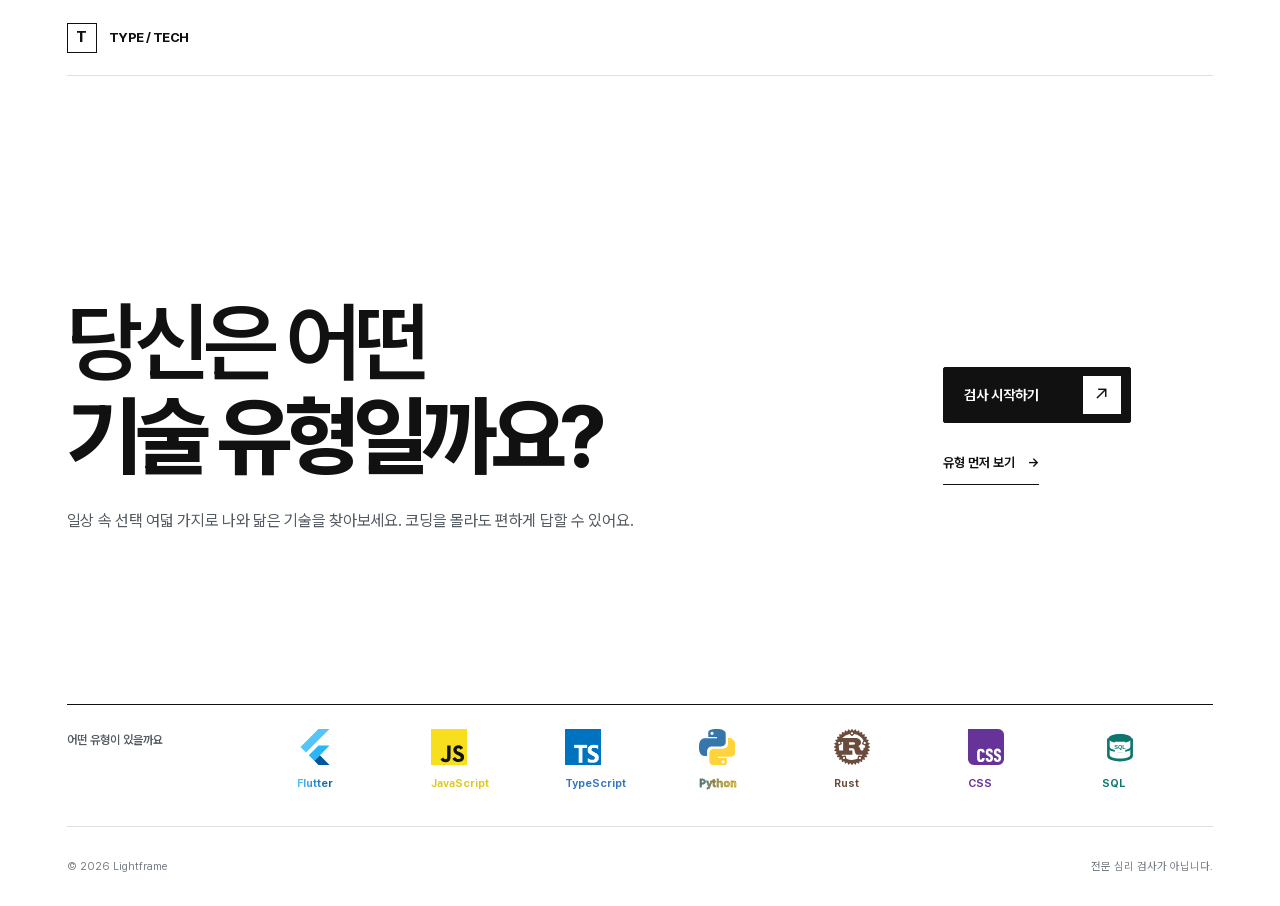
<file: index.html>
<!doctype html>
<html lang="ko">
<head>
  <meta charset="utf-8">
  <meta name="viewport" content="width=device-width, initial-scale=1">
  <meta name="theme-color" content="#ffffff">
  <meta name="description" content="일상 속 선택으로 알아보는 나의 개발 기술 유형. 코딩을 몰라도 즐길 수 있는 8문항 성향 검사.">
  <title>당신은 어떤 기술 유형일까요? | TYPE / TECH</title>
  <link rel="icon" href="assets/favicon.svg" type="image/svg+xml">
  <link rel="stylesheet" href="style.css">
  <script src="script.js" defer></script>
</head>
<body>
  <a class="skip-link" href="#app">본문으로 건너뛰기</a>
  <div class="site-shell">
    <header class="topbar">
      <a class="brand" href="./" aria-label="TYPE / TECH 처음으로"><span class="brand-icon" aria-hidden="true">T</span><span class="brand-name">TYPE / TECH</span></a>
    </header>

    <main id="app" class="app" aria-live="polite"></main>

    <footer class="footer">
      <span>© 2026 Lightframe</span>
      <span>전문 심리 검사가 아닙니다.</span>
    </footer>
  </div>
</body>
</html>
</file>
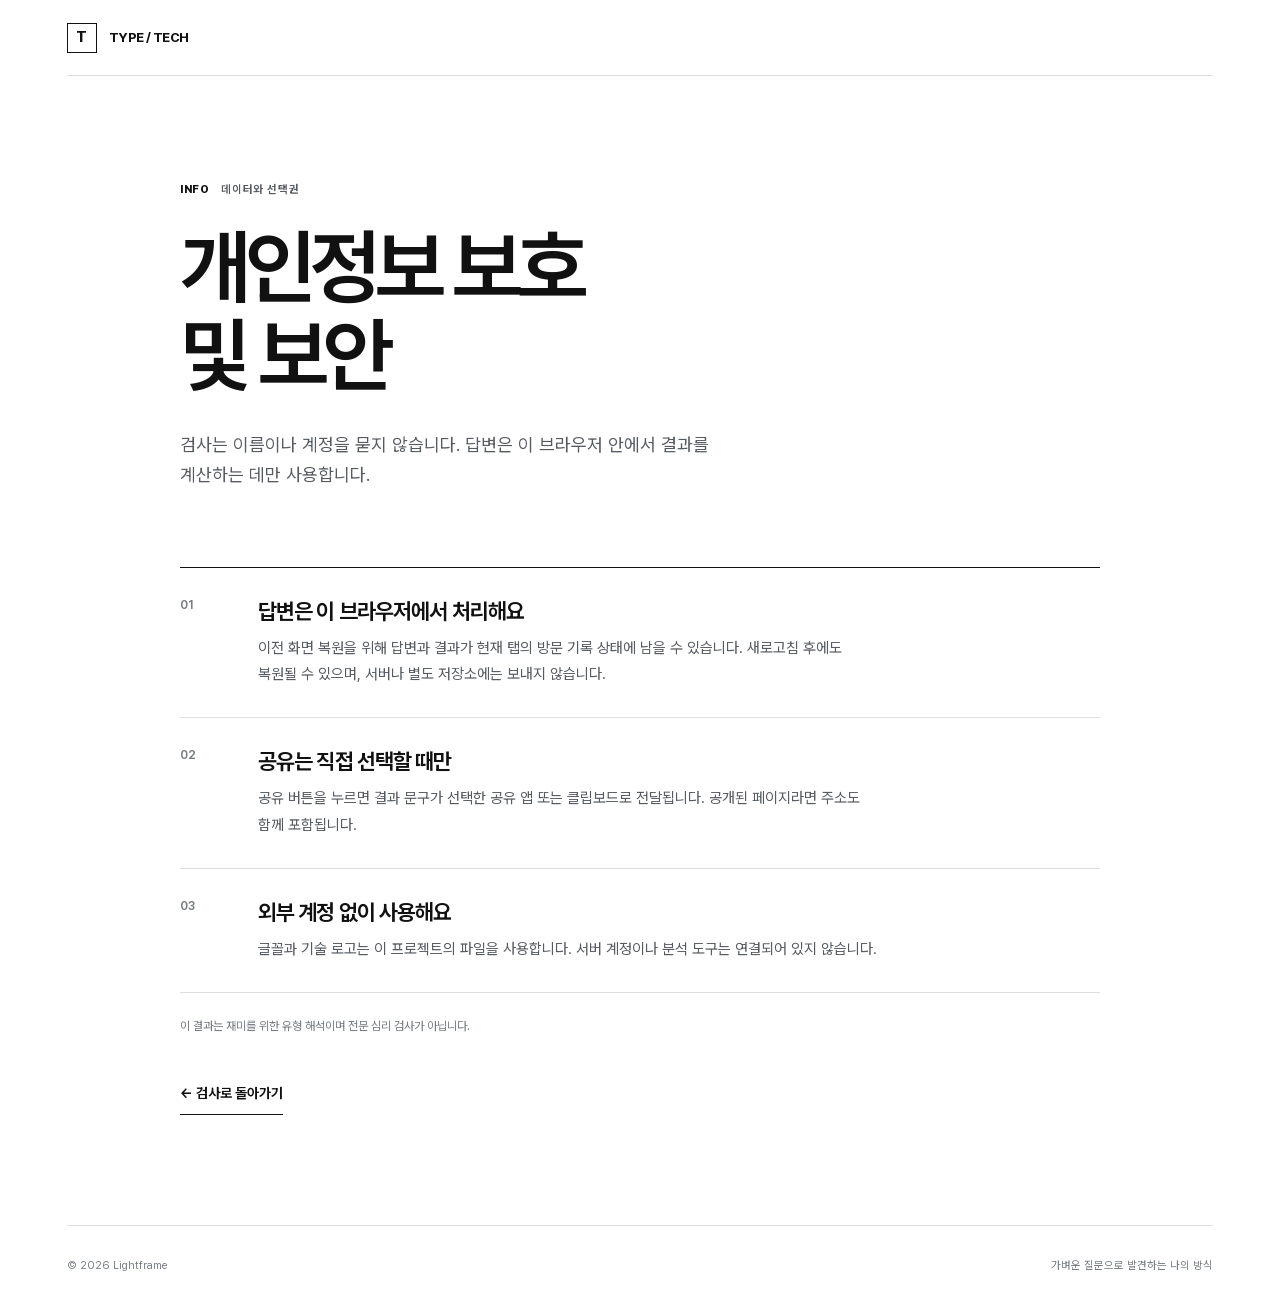
<file: privacy.html>
<!doctype html>
<html lang="ko">
<head>
  <meta charset="utf-8">
  <meta name="viewport" content="width=device-width, initial-scale=1">
  <meta name="theme-color" content="#ffffff">
  <title>개인정보 보호 및 보안 | TYPE / TECH</title>
  <link rel="icon" href="assets/favicon.svg" type="image/svg+xml">
  <link rel="stylesheet" href="style.css">
</head>
<body>
  <a class="skip-link" href="#main">본문으로 건너뛰기</a>
  <div class="site-shell">
    <header class="topbar">
      <a class="brand" href="index.html" aria-label="TYPE / TECH 처음으로"><span class="brand-icon" aria-hidden="true">T</span><span class="brand-name">TYPE / TECH</span></a>
    </header>
    <main id="main" class="privacy-page">
      <p class="eyebrow"><span class="eyebrow-number">INFO</span> 데이터와 선택권</p>
      <h1>개인정보 보호<br>및 보안</h1>
      <p class="privacy-intro">검사는 이름이나 계정을 묻지 않습니다. 답변은 이 브라우저 안에서 결과를 계산하는 데만 사용합니다.</p>
      <div class="privacy-list">
        <section><span>01</span><div><h2>답변은 이 브라우저에서 처리해요</h2><p>이전 화면 복원을 위해 답변과 결과가 현재 탭의 방문 기록 상태에 남을 수 있습니다. 새로고침 후에도 복원될 수 있으며, 서버나 별도 저장소에는 보내지 않습니다.</p></div></section>
        <section><span>02</span><div><h2>공유는 직접 선택할 때만</h2><p>공유 버튼을 누르면 결과 문구가 선택한 공유 앱 또는 클립보드로 전달됩니다. 공개된 페이지라면 주소도 함께 포함됩니다.</p></div></section>
        <section><span>03</span><div><h2>외부 계정 없이 사용해요</h2><p>글꼴과 기술 로고는 이 프로젝트의 파일을 사용합니다. 서버 계정이나 분석 도구는 연결되어 있지 않습니다.</p></div></section>
      </div>
      <p class="privacy-caption">이 결과는 재미를 위한 유형 해석이며 전문 심리 검사가 아닙니다.</p>
      <a class="privacy-return" href="index.html">← 검사로 돌아가기</a>
    </main>
    <footer class="footer"><span>© 2026 Lightframe</span><span>가벼운 질문으로 발견하는 나의 방식</span></footer>
  </div>
</body>
</html>
</file>
<file: style.css>
@font-face {
  font-family: Pretendard;
  src: url("assets/fonts/PretendardVariable.woff2") format("woff2");
  font-style: normal;
  font-weight: 100 900;
  font-display: swap;
}

:root {
  color-scheme: light;
  --ink: #111111;
  --soft: #555b62;
  --quiet: #767d84;
  --line: #dedfe1;
  --paper: #ffffff;
  --surface: #f5f5f7;
  --ease: cubic-bezier(.22, .8, .2, 1);
  font-family: Pretendard, "Apple SD Gothic Neo", "Malgun Gothic", sans-serif;
  color: var(--ink);
  background: var(--paper);
  font-synthesis: none;
}

* { box-sizing: border-box; }
html { scroll-behavior: smooth; }
body { min-width: 320px; margin: 0; }
body, button, input, select, textarea { font-family: Pretendard, "Apple SD Gothic Neo", "Malgun Gothic", sans-serif; }
button, a { -webkit-tap-highlight-color: transparent; touch-action: manipulation; }
button { font: inherit; cursor: pointer; }
a { color: inherit; }
h1, h2, h3, p { margin: 0; }
img { display: block; }
[tabindex="-1"]:focus { outline: none; }
button:focus-visible, a:focus-visible { outline: 2px solid var(--ink); outline-offset: 4px; }
.skip-link { position: absolute; z-index: 10; top: -80px; left: 20px; padding: 12px 16px; background: var(--ink); color: #fff; text-decoration: none; }
.skip-link:focus { top: 12px; }
.sr-only { position: absolute; width: 1px; height: 1px; padding: 0; margin: -1px; overflow: hidden; clip: rect(0, 0, 0, 0); white-space: nowrap; border: 0; }

.site-shell { width: min(100%, 1600px); min-height: 100svh; display: flex; flex-direction: column; margin: 0 auto; padding: 0 clamp(20px, 5.2vw, 82px); }
.topbar { height: 76px; flex: none; display: flex; align-items: center; justify-content: space-between; gap: 24px; border-bottom: 1px solid var(--line); }
.brand { min-height: 44px; display: inline-flex; align-items: center; gap: 12px; text-decoration: none; transition: opacity .18s ease; }
.brand:hover { opacity: .67; }
.brand:active { opacity: .45; transition-duration: .06s; }
.brand-icon { width: 30px; height: 30px; display: grid; place-items: center; border: 1px solid var(--ink); color: var(--ink); font-size: 15px; font-weight: 760; line-height: 1; }
.brand-name { font-size: 13px; font-weight: 740; letter-spacing: -.04em; }
.app { flex: 1; width: 100%; }
.eyebrow { display: inline-flex; align-items: center; gap: 12px; color: var(--soft); font-size: 11px; font-weight: 650; letter-spacing: .055em; }
.eyebrow-number { color: var(--ink); font-weight: 800; }
.eyebrow-divider { width: 21px; height: 1px; background: var(--line); }

.primary-button { min-height: 56px; display: inline-flex; align-items: center; justify-content: space-between; gap: 44px; padding: 0 9px 0 20px; border: 1px solid var(--ink); border-radius: 2px; background: var(--ink); color: #fff; font-size: 14px; font-weight: 650; transition: background .18s ease, transform .18s var(--ease); }
.primary-button:hover { background: #303030; }
.primary-button:active { background: #414141; transform: scale(.98); transition-duration: .06s; }
.button-arrow { width: 38px; height: 38px; display: grid; place-items: center; background: #fff; color: var(--ink); font-size: 19px; font-weight: 400; }
.link-button, .text-button { min-height: 44px; padding: 0; border: 0; background: transparent; color: var(--ink); font-size: 13px; font-weight: 640; text-align: left; transition: opacity .18s ease, transform .18s var(--ease); }
.link-button { display: inline-flex; align-items: center; gap: 12px; border-bottom: 1px solid var(--ink); }
.link-button:hover, .text-button:hover { opacity: .58; }
.link-button:active, .text-button:active { transform: scale(.975); transition-duration: .06s; }

/* Landing: one editorial frame and a quiet logo index. */
.intro { min-height: min(760px, calc(100svh - 150px)); display: flex; flex-direction: column; padding: clamp(48px, 7vh, 94px) 0 36px; }
.intro-content { flex: 1; display: grid; grid-template-areas: "title actions" "subtitle actions"; grid-template-columns: minmax(0, 1.65fr) minmax(250px, .55fr); grid-template-rows: auto auto; align-content: center; align-items: end; column-gap: clamp(28px, 5vw, 90px); row-gap: 24px; padding: 68px 0 80px; }
.intro h1 { max-width: 1000px; font-size: clamp(58px, 6.8vw, 108px); font-weight: 610; line-height: 1.075; letter-spacing: -.075em; word-break: keep-all; text-wrap: balance; }
.intro-content h1 { grid-area: title; }
.intro h1 em { font-style: normal; font-weight: 760; }
.intro-side { grid-area: actions; max-width: 330px; align-self: center; padding-bottom: 8px; }
.intro-copy { grid-area: subtitle; max-width: 660px; color: var(--soft); font-size: clamp(16px, 1.2vw, 18px); line-height: 1.72; letter-spacing: -.018em; word-break: keep-all; text-wrap: pretty; }
.action-row { display: flex; flex-direction: column; align-items: flex-start; gap: 18px; margin-top: 30px; }
.intro-types { display: grid; grid-template-columns: 200px minmax(0, 1fr); align-items: center; gap: 30px; border-top: 1px solid var(--ink); padding: 24px 0 0; }
.intro-types-label { align-self: start; padding-top: 4px; color: var(--soft); font-size: 12px; font-weight: 600; }
.intro-types-list { display: grid; grid-template-columns: repeat(7, minmax(0, 1fr)); gap: clamp(10px, 1.8vw, 28px); }
.intro-type { min-width: 0; display: flex; flex-direction: column; align-items: flex-start; gap: 12px; }
.intro-type img { width: 36px; height: 36px; object-fit: contain; }
.intro-type span { overflow: hidden; max-width: 100%; color: var(--soft); font-size: 11px; font-weight: 570; text-overflow: ellipsis; white-space: nowrap; }
.intro-type .type-name { color: var(--type-color, var(--ink)); font-weight: 650; }
.intro-type img[src$="javascript.svg"], .type-logo img[src$="javascript.svg"], .result-art img[src$="javascript.svg"] { background: #111; }

/* Question: a clear reading order and one line per answer. */
.quiz { max-width: 1240px; margin: 0 auto; padding: clamp(54px, 7vw, 100px) 0 90px; }
.quiz-top { display: flex; align-items: end; justify-content: space-between; gap: 16px; margin-bottom: 22px; }
.quiz-top-label { color: var(--soft); font-size: 12px; font-weight: 600; }
.question-count { display: inline-flex; align-items: flex-end; gap: 5px; white-space: nowrap; font-size: 40px; font-weight: 630; line-height: 1; letter-spacing: -.06em; font-variant-numeric: tabular-nums; }
.count-denominator { padding-bottom: 3px; color: var(--quiet); font-size: 15px; font-weight: 530; letter-spacing: 0; line-height: 1; }
.rolling-number { display: inline-flex; align-items: flex-start; flex: none; height: 1em; line-height: 1em; letter-spacing: 0; white-space: nowrap; }
.rolling-window { display: block; flex: none; width: .61em; height: 1em; overflow: hidden; }
.rolling-track { display: flex; flex-direction: column; width: 100%; transition: transform .48s cubic-bezier(.2, .75, .25, 1); }
.rolling-track > span { display: block; flex: 0 0 1em; width: 100%; height: 1em; line-height: 1em; text-align: center; }
.progress { display: grid; grid-template-columns: repeat(8, 1fr); gap: 4px; }
.progress-segment { height: 2px; overflow: hidden; background: var(--line); }
.progress-segment::after { content: ''; display: block; width: 100%; height: 100%; background: var(--ink); transform: scaleX(0); transform-origin: left; transition: transform .44s var(--ease); }
.progress-segment.is-filled::after { transform: scaleX(1); }
.quiz-body { display: grid; grid-template-columns: minmax(0, .95fr) minmax(0, 1.05fr); gap: clamp(42px, 8vw, 130px); padding-top: clamp(72px, 10vw, 146px); }
.question-label { display: flex; align-items: center; gap: 6px; margin-bottom: 26px; color: var(--quiet); font-size: 11px; font-weight: 650; letter-spacing: .1em; }
.quiz h1 { max-width: 600px; font-size: clamp(42px, 4.9vw, 72px); font-weight: 660; line-height: 1.18; letter-spacing: -.066em; word-break: keep-all; text-wrap: balance; }
.question-help { margin-top: 28px; color: var(--soft); font-size: 15px; line-height: 1.6; }
.answer-block { min-width: 0; }
.answers { border-top: 1px solid var(--ink); }
.answer { width: 100%; min-height: 91px; display: flex; align-items: center; gap: 20px; padding: 16px 8px; border: 0; border-bottom: 1px solid var(--line); border-radius: 0; background: transparent; color: var(--ink); text-align: left; transition: background .16s ease, padding .16s var(--ease); }
.answer:hover { padding-left: 17px; background: var(--surface); }
.answer:active { padding-left: 13px; background: #e9e9ec; transition-duration: .06s; }
.answer.selected { padding-left: 17px; background: #e9e9ec; }
.answer:focus-visible { position: relative; z-index: 1; outline-offset: -3px; }
.answer-index { width: 30px; flex: none; color: var(--quiet); font-size: 12px; font-weight: 650; font-variant-numeric: tabular-nums; }
.answer-text { flex: 1; font-size: clamp(16px, 1.35vw, 19px); font-weight: 570; line-height: 1.45; word-break: keep-all; }
.answer-arrow { color: var(--quiet); font-size: 19px; font-weight: 350; }
.quiz-nav { display: flex; justify-content: space-between; align-items: center; gap: 16px; padding-top: 22px; }
.text-button:disabled { opacity: .38; cursor: default; transform: none; }
.quiz-hint { color: var(--quiet); font-size: 12px; }

/* Directory: indexed rows with the technology names in their own colors. */
.types-view { max-width: 1240px; margin: 0 auto; padding: clamp(56px, 7vw, 105px) 0 100px; }
.types-heading { display: flex; justify-content: space-between; align-items: end; gap: 40px; margin-bottom: 64px; }
.types-heading h1 { margin-top: 28px; font-size: clamp(60px, 6.6vw, 98px); font-weight: 640; line-height: 1.06; letter-spacing: -.075em; word-break: keep-all; }
.types-gradient { display: inline-block; color: #3178C6; background: linear-gradient(90deg, #54C5F8 0%, #54C5F8 18%, #3178C6 30%, #3178C6 43%, #F7DF1E 56%, #F7DF1E 67%, #663399 80%, #663399 88%, #0F766E 100%); background-clip: text; -webkit-background-clip: text; -webkit-text-fill-color: transparent; }
.types-intro { max-width: 280px; padding-bottom: 8px; color: var(--soft); font-size: 15px; line-height: 1.7; word-break: keep-all; }
.types-list { border-top: 1px solid var(--ink); }
.type-row { min-height: 138px; display: grid; grid-template-columns: 46px 70px minmax(180px, 1fr) minmax(200px, auto); align-items: center; gap: clamp(18px, 3vw, 42px); padding: 20px 6px; border-bottom: 1px solid var(--line); transition: background .18s ease; }
.types-view .type-row { animation: detail-in .4s var(--ease) var(--row-delay) both; }
.type-row:hover { background: #fafafa; }
.type-number { align-self: center; color: var(--quiet); font-size: 11px; font-weight: 590; font-variant-numeric: tabular-nums; }
.type-logo { width: 66px; height: 66px; display: grid; place-items: center; }
.type-logo img { width: 56px; height: 56px; object-fit: contain; }
.type-description h2 { font-size: clamp(27px, 2.7vw, 36px); font-weight: 650; line-height: 1.12; letter-spacing: -.055em; }
.type-name { color: var(--type-color, var(--ink)); }
.type--flutter .type-name, .type--python .type-name { display: inline-block; color: var(--type-color, var(--ink)); background-clip: text; -webkit-background-clip: text; -webkit-text-fill-color: transparent; }
.type--flutter .type-name { background-image: linear-gradient(90deg, #54C5F8 0%, #01579B 100%); }
.type--python .type-name { background-image: linear-gradient(90deg, #3776AB 0%, #FFD43B 100%); -webkit-text-stroke: .35px #896500; }
.type-description p { margin-top: 8px; color: var(--soft); font-size: 14px; line-height: 1.5; word-break: keep-all; }
.tag-row { display: flex; align-items: center; gap: 7px 16px; flex-wrap: wrap; }
.type-row .tag-row { justify-content: flex-end; }
.tag { color: var(--soft); font-size: 12px; font-weight: 580; white-space: nowrap; }
.tag::before { content: '#'; margin-right: 4px; color: var(--quiet); }
.types-actions { display: flex; align-items: center; flex-wrap: wrap; gap: 22px; padding-top: 42px; }

/* Result: the type name and its real logo carry the composition. */
.result { max-width: 1240px; margin: 0 auto; padding: clamp(56px, 7vw, 105px) 0 48px; }
.result-top { display: flex; justify-content: space-between; align-items: center; gap: 20px; margin-bottom: 34px; }
.result-seal { color: var(--quiet); font-size: 11px; font-weight: 560; letter-spacing: .07em; }
.result-layout { display: grid; grid-template-columns: minmax(0, 1.45fr) minmax(300px, .65fr); border-top: 1px solid var(--ink); border-bottom: 1px solid var(--line); }
.result-identity { min-height: 560px; display: flex; flex-direction: column; align-items: flex-start; padding: clamp(38px, 5vw, 72px) clamp(28px, 5vw, 70px) clamp(42px, 5vw, 66px) 0; }
.result-art { width: 140px; height: 140px; display: grid; place-items: center; margin-bottom: auto; }
.result-art img { width: 112px; height: 112px; object-fit: contain; }
.result h1 { margin-top: 16px; font-size: clamp(52px, 6.1vw, 92px); font-weight: 630; line-height: 1.11; letter-spacing: -.075em; word-break: keep-all; text-wrap: balance; }
.result h1 span { font-weight: inherit; }
.result-lead { margin-top: 22px; color: var(--soft); font-size: clamp(17px, 1.75vw, 23px); font-weight: 520; line-height: 1.5; letter-spacing: -.025em; word-break: keep-all; }
.result-detail { display: flex; flex-direction: column; padding: clamp(38px, 5vw, 72px) 0 clamp(42px, 5vw, 66px) clamp(34px, 5vw, 70px); border-left: 1px solid var(--line); }
.detail-number { color: var(--quiet); font-size: 11px; font-weight: 650; letter-spacing: .08em; }
.result-detail h2 { margin-top: 0; font-size: clamp(30px, 2.8vw, 42px); font-weight: 660; line-height: 1.2; letter-spacing: -.055em; }
.result-detail > p { margin-top: 24px; color: var(--soft); font-size: 16px; line-height: 1.85; word-break: keep-all; text-wrap: pretty; }
.result-detail .tag-row { margin-top: 24px; }
.tech-explainer { margin-top: 24px; padding-top: 18px; border-top: 1px solid var(--line); }
.tech-explainer h3 { margin-top: 0; color: var(--type-color); font-size: clamp(19px, 1.8vw, 24px); font-weight: 640; line-height: 1.3; letter-spacing: -.04em; }
.tech-explainer > p { margin-top: 10px; color: var(--soft); font-size: 14px; line-height: 1.75; word-break: keep-all; text-wrap: pretty; }
.result-note { max-width: 100%; margin-top: 10px; color: var(--quiet); font-size: 12px; line-height: 1.45; word-break: keep-all; }
.result-actions { display: flex; align-items: center; flex-wrap: wrap; gap: 18px 24px; padding-top: 24px; }
.secondary-button { min-height: 44px; padding: 0; border: 0; border-bottom: 1px solid var(--ink); border-radius: 0; background: transparent; color: var(--ink); font-size: 13px; font-weight: 640; transition: opacity .18s ease, transform .18s var(--ease); }
.secondary-button:hover { opacity: .58; }
.secondary-button:active { transform: scale(.975); transition-duration: .06s; }
.secondary-button span { margin-left: 10px; font-weight: 400; }
.share-note { min-height: 0; margin-top: 8px; color: var(--soft); font-size: 12px; }

.footer { min-height: 80px; flex: none; display: flex; justify-content: space-between; align-items: center; flex-wrap: wrap; gap: 8px 20px; border-top: 1px solid var(--line); color: var(--quiet); font-size: 11px; }
.footer a { min-height: 44px; display: inline-flex; align-items: center; text-decoration: none; border-bottom: 1px solid var(--line); transition: color .18s ease; }
.footer a:hover { color: var(--ink); }
.footer a:active { opacity: .55; transition-duration: .06s; }

.privacy-page { width: min(100%, 920px); flex: 1; margin: 0 auto; padding: clamp(62px, 8vw, 120px) 0 110px; }
.privacy-page h1 { margin-top: 27px; font-size: clamp(52px, 6.4vw, 88px); font-weight: 640; line-height: 1.07; letter-spacing: -.075em; }
.privacy-intro { max-width: 560px; margin-top: 30px; color: var(--soft); font-size: 18px; line-height: 1.7; word-break: keep-all; }
.privacy-list { margin-top: 76px; border-top: 1px solid var(--ink); }
.privacy-list section { display: grid; grid-template-columns: 54px 1fr; gap: 24px; padding: 30px 0; border-bottom: 1px solid var(--line); }
.privacy-list section > span { color: var(--quiet); font-size: 12px; font-weight: 630; }
.privacy-list h2 { font-size: 22px; font-weight: 650; letter-spacing: -.04em; }
.privacy-list p { max-width: 620px; margin-top: 11px; color: var(--soft); font-size: 15px; line-height: 1.75; word-break: keep-all; }
.privacy-caption { margin-top: 26px; color: var(--quiet); font-size: 12px; }
.privacy-return { min-height: 44px; display: inline-flex; align-items: center; margin-top: 38px; border-bottom: 1px solid var(--ink); font-size: 14px; font-weight: 650; text-decoration: none; transition: opacity .18s ease, transform .18s var(--ease); }
.privacy-return:hover { opacity: .6; }
.privacy-return:active { transform: scale(.975); transition-duration: .06s; }

@keyframes detail-in { from { opacity: 0; transform: translateY(20px); } to { opacity: 1; transform: translateY(0); } }
.intro-motion-ready .intro-reveal, .result-motion-ready .result-art-reveal { transition: opacity 750ms ease-out, transform 850ms cubic-bezier(.18,.72,.2,1); }
.intro-motion-ready .intro-reveal:not(.is-revealed), .result-motion-ready .result-art-reveal:not(.is-revealed) { opacity: 0; transform: translateY(12px); }
.types-heading { animation: detail-in .46s var(--ease) both; }
.result-identity h1 { animation: detail-in .48s var(--ease) .08s both; }
.result-lead { animation: detail-in .46s var(--ease) .14s both; }
.result-detail { animation: detail-in .48s var(--ease) .18s both; }
.result-actions { animation: detail-in .44s var(--ease) .22s both; }

@media (max-width: 1050px) {
  .intro-content { grid-template-areas: "title" "subtitle" "actions"; grid-template-columns: 1fr; grid-template-rows: auto; align-items: start; gap: 24px; padding: 70px 0; }
  .intro-side { max-width: 540px; }
  .action-row { flex-direction: row; align-items: center; }
  .intro-types { grid-template-columns: 1fr; gap: 20px; }
  .quiz-body { gap: 50px; }
  .type-row { grid-template-columns: 36px 64px minmax(0, 1fr); }
  .type-row .tag-row { grid-column: 3; justify-content: flex-start; }
  .result-layout { grid-template-columns: minmax(0, 1fr) minmax(280px, .7fr); }
}
@media (max-width: 760px) {
  .site-shell { padding: 0 24px; }
  .topbar { height: 66px; }
  .intro { min-height: 0; padding: 58px 0 38px; }
  .intro h1 { font-size: clamp(52px, 9vw, 76px); }
  .intro-content { padding: 74px 0 80px; }
  .intro-types-list { display: flex; gap: 26px; overflow-x: auto; padding-bottom: 14px; scroll-snap-type: x proximity; }
  .intro-type { min-width: 72px; scroll-snap-align: start; }
  .quiz { padding: 60px 0 80px; }
  .quiz-body { grid-template-columns: 1fr; gap: 50px; padding-top: 74px; }
  .quiz h1 { max-width: 620px; }
  .types-heading { flex-direction: column; align-items: flex-start; gap: 22px; }
  .types-intro { max-width: 520px; }
  .result-layout { grid-template-columns: 1fr; }
  .result-identity { min-height: 480px; padding-right: 0; }
  .result-detail { border-top: 1px solid var(--line); border-left: 0; padding: 48px 0; }
}
@media (max-width: 520px) {
  .site-shell { padding: 0 18px; }
  .topbar { height: 60px; }
  .brand-icon { width: 27px; height: 27px; font-size: 10px; }
  .brand-name { font-size: 12px; }
  .intro { padding: 38px 0 28px; }
  .intro-edition { font-size: 9px; }
  .intro-content { gap: 22px; padding: 78px 0 76px; }
  .intro h1 { font-size: clamp(47px, 11vw, 61px); line-height: 1.1; }
  .intro-copy { font-size: 16px; }
  .action-row { flex-direction: column; align-items: stretch; gap: 13px; }
  .intro .primary-button { width: 100%; }
  .intro .link-button { align-self: flex-start; }
  .intro-types { padding-top: 20px; }
  .intro-types-label { font-size: 11px; }
  .intro-type img { width: 32px; height: 32px; }
  .quiz { padding: 42px 0 70px; }
  .quiz-body { gap: 48px; padding-top: 66px; }
  .quiz h1 { font-size: clamp(38px, 9.5vw, 52px); }
  .answer { min-height: 78px; gap: 12px; padding: 12px 4px; }
  .answer:hover { padding-left: 9px; }
  .answer:active { padding-left: 6px; }
  .answer-text { font-size: 16px; }
  .quiz-hint { max-width: 160px; text-align: right; line-height: 1.4; }
  .types-view { padding: 55px 0 74px; }
  .types-heading { margin-bottom: 43px; }
  .types-heading h1 { font-size: 54px; }
  .type-row { grid-template-columns: 24px 50px minmax(0, 1fr); gap: 12px; min-height: 124px; padding: 18px 0; }
  .type-logo { width: 50px; height: 50px; }
  .type-logo img { width: 43px; height: 43px; }
  .type-description h2 { font-size: 25px; }
  .type-description p { font-size: 13px; }
  .type-row .tag-row { gap: 6px 12px; }
  .tag { font-size: 11px; }
  .types-actions { align-items: flex-start; flex-direction: column; gap: 12px; }
  .result { padding: 52px 0 36px; }
  .result-seal { font-size: 9px; text-align: right; }
  .result-identity { min-height: 440px; padding: 42px 0 46px; }
  .result-art { width: 104px; height: 104px; }
  .result-art img { width: 84px; height: 84px; }
  .result h1 { font-size: clamp(48px, 12vw, 64px); }
  .result-lead { font-size: 17px; }
  .result-detail > p { font-size: 15px; }
  .tech-explainer { margin-top: 22px; padding-top: 18px; }
  .tech-explainer > p { font-size: 13px; }
  .result-actions { align-items: flex-start; flex-direction: column; gap: 12px; }
  .result-actions .primary-button { width: 100%; }
  .footer { min-height: 92px; justify-content: flex-start; align-content: center; gap: 5px 14px; padding: 14px 0; font-size: 10px; }
  .privacy-page { padding: 52px 0 78px; }
  .privacy-page h1 { font-size: 52px; }
  .privacy-intro { font-size: 16px; }
  .privacy-list { margin-top: 52px; }
  .privacy-list section { grid-template-columns: 32px 1fr; gap: 10px; padding: 24px 0; }
  .privacy-list h2 { font-size: 19px; }
}
@media (prefers-reduced-motion: reduce) {
  html { scroll-behavior: auto; }
  *, *::before, *::after { transition-duration: .15s !important; animation-duration: .15s !important; animation-delay: 0s !important; }
  .intro-motion-ready .intro-reveal, .intro-motion-ready .intro-reveal:not(.is-revealed), .result-motion-ready .result-art-reveal, .result-motion-ready .result-art-reveal:not(.is-revealed) { opacity: 1; transform: none; transition: opacity .15s ease-out; }
  .intro-content h1, .intro-side, .intro-types, .types-heading, .types-view .type-row, .result .result-art, .result-identity h1, .result-lead, .result-detail, .result-actions { animation-name: fade-only; }
  .rolling-track { transition: none !important; }
  .progress-segment::after { transition: opacity .15s !important; transform: none; opacity: 0; }
  .progress-segment.is-filled::after { opacity: 1; }
  .primary-button, .link-button, .text-button, .secondary-button, .answer, .privacy-return { transform: none !important; }
  @keyframes fade-only { from { opacity: 0; } to { opacity: 1; } }
}
</file>
